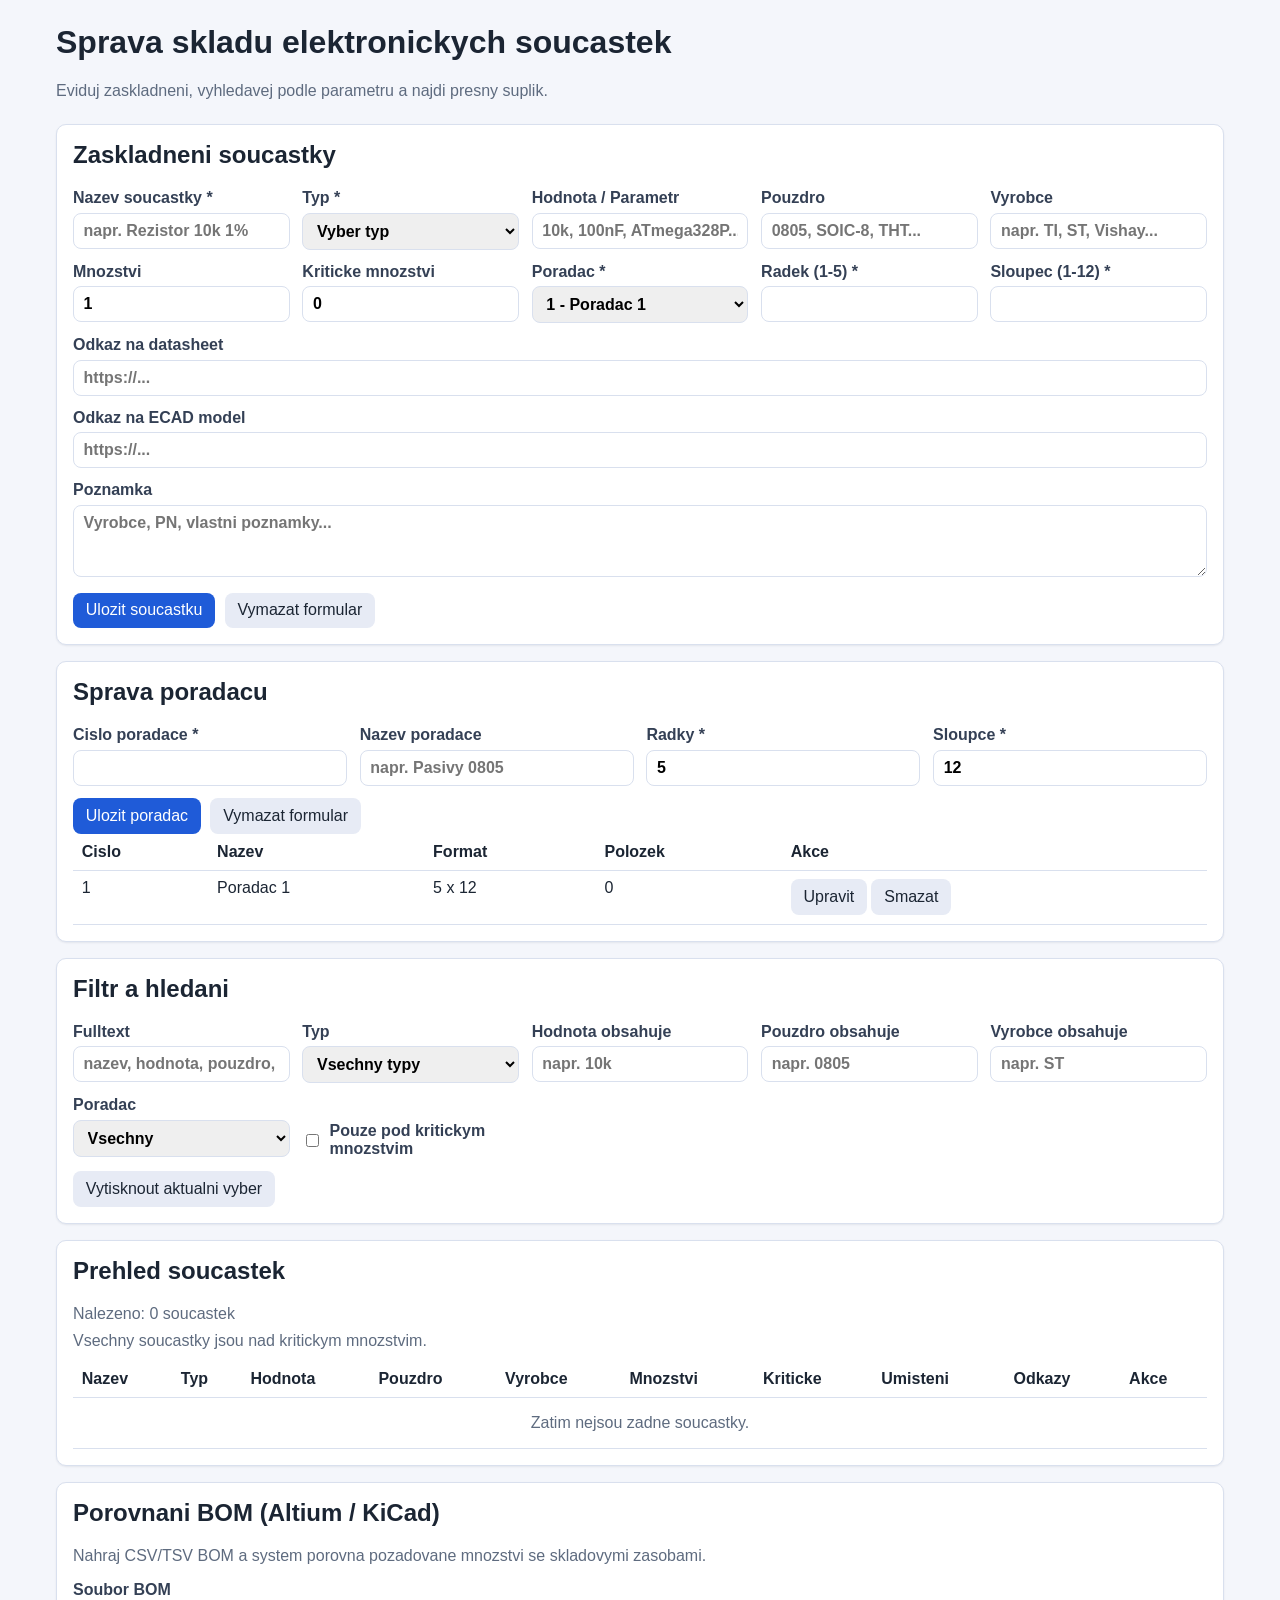
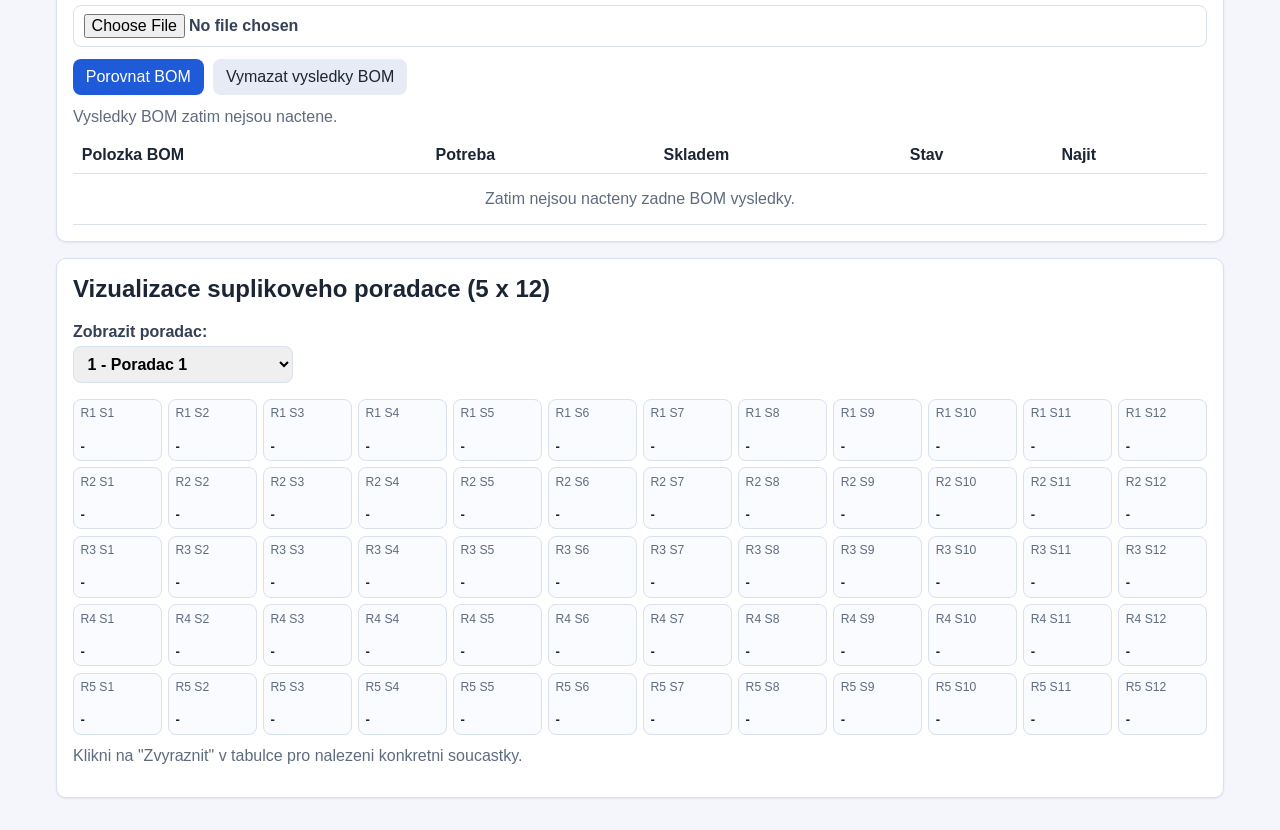
<file: sklad-soucastek-app/index.html>
<!doctype html>
<html lang="cs">
<head>
  <meta charset="UTF-8">
  <meta name="viewport" content="width=device-width, initial-scale=1.0">
  <title>Sklad soucastek</title>
  <link rel="stylesheet" href="styles.css">
</head>
<body>
  <header>
    <h1>Sprava skladu elektronickych soucastek</h1>
    <p>Eviduj zaskladneni, vyhledavej podle parametru a najdi presny suplik.</p>
  </header>

  <main>
    <section class="card">
      <h2>Zaskladneni soucastky</h2>
      <form id="component-form">
        <input type="hidden" id="component-id">
        <div class="form-grid">
          <label>
            Nazev soucastky *
            <input id="name" type="text" required placeholder="napr. Rezistor 10k 1%">
          </label>
          <label>
            Typ *
            <select id="category" required>
              <option value="">Vyber typ</option>
              <option value="passive">Passive</option>
              <option value="active">Active</option>
              <option value="connector">Connector</option>
              <option value="other">Jine</option>
            </select>
          </label>
          <label>
            Hodnota / Parametr
            <input id="value" type="text" placeholder="10k, 100nF, ATmega328P...">
          </label>
          <label>
            Pouzdro
            <input id="package" type="text" placeholder="0805, SOIC-8, THT...">
          </label>
          <label>
            Vyrobce
            <input id="manufacturer" type="text" placeholder="napr. TI, ST, Vishay...">
          </label>
          <label>
            Mnozstvi
            <input id="quantity" type="number" min="0" step="1" value="1">
          </label>
          <label>
            Kriticke mnozstvi
            <input id="criticalQuantity" type="number" min="0" step="1" value="0">
          </label>
          <label>
            Poradac *
            <select id="organizer" required></select>
          </label>
          <label>
            <span id="row-label">Radek (1-5) *</span>
            <input id="row" type="number" min="1" max="5" step="1" required>
          </label>
          <label>
            <span id="col-label">Sloupec (1-12) *</span>
            <input id="col" type="number" min="1" max="12" step="1" required>
          </label>
          <label class="full-width">
            Odkaz na datasheet
            <input id="datasheetUrl" type="url" placeholder="https://...">
          </label>
          <label class="full-width">
            Odkaz na ECAD model
            <input id="ecadUrl" type="url" placeholder="https://...">
          </label>
          <label class="full-width">
            Poznamka
            <textarea id="note" rows="3" placeholder="Vyrobce, PN, vlastni poznamky..."></textarea>
          </label>
        </div>
        <div class="actions">
          <button type="submit" id="submit-btn">Ulozit soucastku</button>
          <button type="button" id="reset-btn" class="secondary">Vymazat formular</button>
        </div>
      </form>
    </section>

    <section class="card">
      <h2>Sprava poradacu</h2>
      <form id="organizer-form">
        <input type="hidden" id="organizer-id">
        <div class="form-grid">
          <label>
            Cislo poradace *
            <input id="organizer-number" type="number" min="1" step="1" required>
          </label>
          <label>
            Nazev poradace
            <input id="organizer-name" type="text" placeholder="napr. Pasivy 0805">
          </label>
          <label>
            Radky *
            <input id="organizer-rows" type="number" min="1" step="1" value="5" required>
          </label>
          <label>
            Sloupce *
            <input id="organizer-cols" type="number" min="1" step="1" value="12" required>
          </label>
        </div>
        <div class="actions inline-actions">
          <button type="submit" id="organizer-submit-btn">Ulozit poradac</button>
          <button type="button" id="organizer-reset-btn" class="secondary">Vymazat formular</button>
        </div>
      </form>
      <div class="table-wrap">
        <table>
          <thead>
            <tr>
              <th>Cislo</th>
              <th>Nazev</th>
              <th>Format</th>
              <th>Polozek</th>
              <th>Akce</th>
            </tr>
          </thead>
          <tbody id="organizer-table-body"></tbody>
        </table>
      </div>
    </section>

    <section class="card">
      <h2>Filtr a hledani</h2>
      <div class="filters">
        <label>
          Fulltext
          <input id="filter-text" type="text" placeholder="nazev, hodnota, pouzdro, poznamka...">
        </label>
        <label>
          Typ
          <select id="filter-category">
            <option value="">Vsechny typy</option>
            <option value="passive">Passive</option>
            <option value="active">Active</option>
            <option value="connector">Connector</option>
            <option value="other">Jine</option>
          </select>
        </label>
        <label>
          Hodnota obsahuje
          <input id="filter-value" type="text" placeholder="napr. 10k">
        </label>
        <label>
          Pouzdro obsahuje
          <input id="filter-package" type="text" placeholder="napr. 0805">
        </label>
        <label>
          Vyrobce obsahuje
          <input id="filter-manufacturer" type="text" placeholder="napr. ST">
        </label>
        <label>
          Poradac
          <select id="filter-organizer">
            <option value="">Vsechny</option>
          </select>
        </label>
        <label class="checkbox-label">
          <input id="filter-low-stock" type="checkbox">
          Pouze pod kritickym mnozstvim
        </label>
      </div>
      <div class="actions inline-actions">
        <button type="button" id="print-filtered-btn" class="secondary">Vytisknout aktualni vyber</button>
      </div>
    </section>

    <section class="card">
      <h2>Prehled soucastek</h2>
      <div id="result-count"></div>
      <div id="critical-summary" class="critical-summary"></div>
      <div class="table-wrap">
        <table>
          <thead>
            <tr>
              <th>Nazev</th>
              <th>Typ</th>
              <th>Hodnota</th>
              <th>Pouzdro</th>
              <th>Vyrobce</th>
              <th>Mnozstvi</th>
              <th>Kriticke</th>
              <th>Umisteni</th>
              <th>Odkazy</th>
              <th>Akce</th>
            </tr>
          </thead>
          <tbody id="component-table-body"></tbody>
        </table>
      </div>
    </section>

    <section class="card">
      <h2>Porovnani BOM (Altium / KiCad)</h2>
      <p class="hint">Nahraj CSV/TSV BOM a system porovna pozadovane mnozstvi se skladovymi zasobami.</p>
      <div class="bom-controls">
        <label class="full-width">
          Soubor BOM
          <input id="bom-file" type="file" accept=".csv,.tsv,.txt">
        </label>
        <div class="actions inline-actions">
          <button type="button" id="compare-bom-btn">Porovnat BOM</button>
          <button type="button" id="clear-bom-btn" class="secondary">Vymazat vysledky BOM</button>
        </div>
      </div>
      <div id="bom-summary" class="bom-summary"></div>
      <div class="table-wrap">
        <table>
          <thead>
            <tr>
              <th>Polozka BOM</th>
              <th>Potreba</th>
              <th>Skladem</th>
              <th>Stav</th>
              <th>Najit</th>
            </tr>
          </thead>
          <tbody id="bom-table-body">
            <tr>
              <td colspan="5" class="empty-state">Zatim nejsou nacteny zadne BOM vysledky.</td>
            </tr>
          </tbody>
        </table>
      </div>
    </section>

    <section class="card">
      <h2 id="visual-title">Vizualizace suplikoveho poradace</h2>
      <label class="visual-select">
        Zobrazit poradac:
        <select id="visual-organizer"></select>
      </label>
      <div id="visual-grid" class="grid"></div>
      <p class="hint">Klikni na "Zvyraznit" v tabulce pro nalezeni konkretni soucastky.</p>
    </section>
  </main>

  <template id="empty-state-template">
    <tr>
      <td colspan="10" class="empty-state">Zatim nejsou zadne soucastky.</td>
    </tr>
  </template>

  <script src="app.js"></script>
</body>
</html>
</file>
<file: sklad-soucastek-app/styles.css>
:root {
  color-scheme: light;
  --bg: #f4f6fb;
  --card: #ffffff;
  --primary: #1f5bd8;
  --primary-hover: #1849ac;
  --secondary: #e7ebf5;
  --text: #1b2533;
  --muted: #5e6b7f;
  --border: #d9e0ee;
  --drawer-filled: #d7ebff;
  --drawer-highlight: #ffd667;
}

* {
  box-sizing: border-box;
}

body {
  margin: 0;
  font-family: Segoe UI, Arial, sans-serif;
  background: var(--bg);
  color: var(--text);
}

header {
  padding: 1.5rem 1rem 0.5rem;
  max-width: 1200px;
  margin: 0 auto;
}

h1,
h2 {
  margin-top: 0;
}

header p {
  color: var(--muted);
}

main {
  max-width: 1200px;
  margin: 0 auto;
  padding: 0 1rem 2rem;
  display: grid;
  gap: 1rem;
}

.card {
  background: var(--card);
  border: 1px solid var(--border);
  border-radius: 10px;
  padding: 1rem;
  box-shadow: 0 1px 2px rgba(20, 35, 70, 0.08);
}

.form-grid,
.filters {
  display: grid;
  gap: 0.8rem;
  grid-template-columns: repeat(auto-fit, minmax(180px, 1fr));
}

label {
  display: flex;
  flex-direction: column;
  gap: 0.35rem;
  font-weight: 600;
  color: #344055;
}

input,
select,
textarea,
button {
  font: inherit;
}

input,
select,
textarea {
  width: 100%;
  border: 1px solid var(--border);
  border-radius: 8px;
  padding: 0.5rem 0.6rem;
}

textarea {
  resize: vertical;
}

.full-width {
  grid-column: 1 / -1;
}

.actions {
  margin-top: 1rem;
  display: flex;
  gap: 0.6rem;
}

.actions.inline-actions {
  margin-top: 0.8rem;
}

.checkbox-label {
  flex-direction: row;
  align-items: center;
  gap: 0.45rem;
  margin-top: 1.65rem;
}

.checkbox-label input[type="checkbox"] {
  width: auto;
}

button {
  border: none;
  background: var(--primary);
  color: white;
  border-radius: 8px;
  padding: 0.55rem 0.8rem;
  cursor: pointer;
}

button:hover {
  background: var(--primary-hover);
}

button.secondary {
  background: var(--secondary);
  color: var(--text);
}

button.secondary:hover {
  background: #d7dff0;
}

.table-wrap {
  overflow-x: auto;
}

table {
  width: 100%;
  border-collapse: collapse;
}

th,
td {
  border-bottom: 1px solid var(--border);
  text-align: left;
  padding: 0.55rem;
  vertical-align: top;
}

td.actions-cell {
  white-space: nowrap;
}

.table-action-group {
  display: inline-flex;
  flex-wrap: wrap;
  gap: 0.35rem;
}

.table-action-group button {
  padding: 0.4rem 0.55rem;
}

.muted {
  color: var(--muted);
}

.critical-summary {
  margin-bottom: 0.7rem;
  color: var(--muted);
}

.critical-summary.alert {
  color: #a01a1a;
  font-weight: 700;
}

.critical-cell {
  font-weight: 700;
}

.critical-cell.alert {
  color: #b01313;
}

tr.low-stock {
  background: #fff0f0;
}

.status-ok {
  color: #1d6f2f;
  font-weight: 700;
}

.status-missing {
  color: #b01313;
  font-weight: 700;
}

.bom-summary {
  margin-bottom: 0.7rem;
  color: var(--muted);
}

.bom-summary.alert {
  color: #a01a1a;
  font-weight: 700;
}

.bom-controls {
  margin-bottom: 0.8rem;
}

.empty-state {
  text-align: center;
  color: var(--muted);
  padding: 1rem;
}

#result-count {
  margin-bottom: 0.6rem;
  color: var(--muted);
}

.visual-select {
  max-width: 220px;
}

.grid {
  margin-top: 1rem;
  display: grid;
  grid-template-columns: repeat(12, minmax(60px, 1fr));
  gap: 0.4rem;
}

.drawer {
  border: 1px solid var(--border);
  border-radius: 8px;
  padding: 0.4rem;
  min-height: 62px;
  background: #f9fbff;
  display: flex;
  flex-direction: column;
  justify-content: space-between;
  gap: 0.3rem;
}

.drawer-position {
  font-size: 0.76rem;
  color: var(--muted);
}

.drawer-label {
  font-weight: 600;
  font-size: 0.82rem;
  word-break: break-word;
}

.drawer.filled {
  background: var(--drawer-filled);
}

.drawer.low-stock {
  border-color: #c53d3d;
  background: #ffe7e7;
}

.drawer.highlight {
  background: var(--drawer-highlight);
  border-color: #f0aa18;
}

.hint {
  color: var(--muted);
  margin-top: 0.8rem;
}

a {
  color: var(--primary);
}

@media (max-width: 900px) {
  .grid {
    grid-template-columns: repeat(6, minmax(70px, 1fr));
  }
}
</file>
